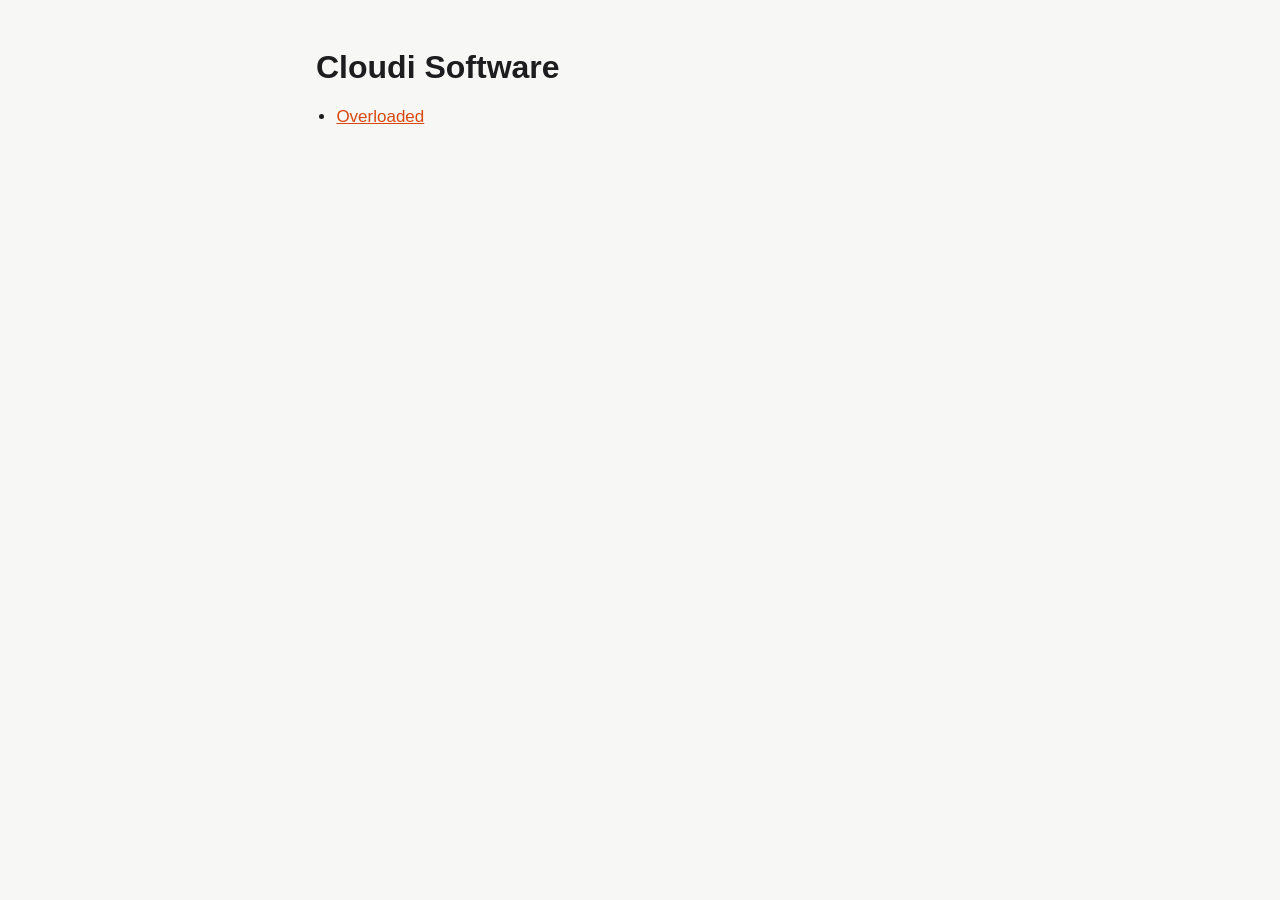
<file: index.html>
<!doctype html>
<html lang="en"><head><meta charset="utf-8"><meta name="viewport" content="width=device-width, initial-scale=1">
<title>Cloudi Software</title><link rel="stylesheet" href="overloaded/style.css"></head>
<body><main><h1>Cloudi Software</h1><ul><li><a href="overloaded/">Overloaded</a></li></ul></main></body></html>
</file>
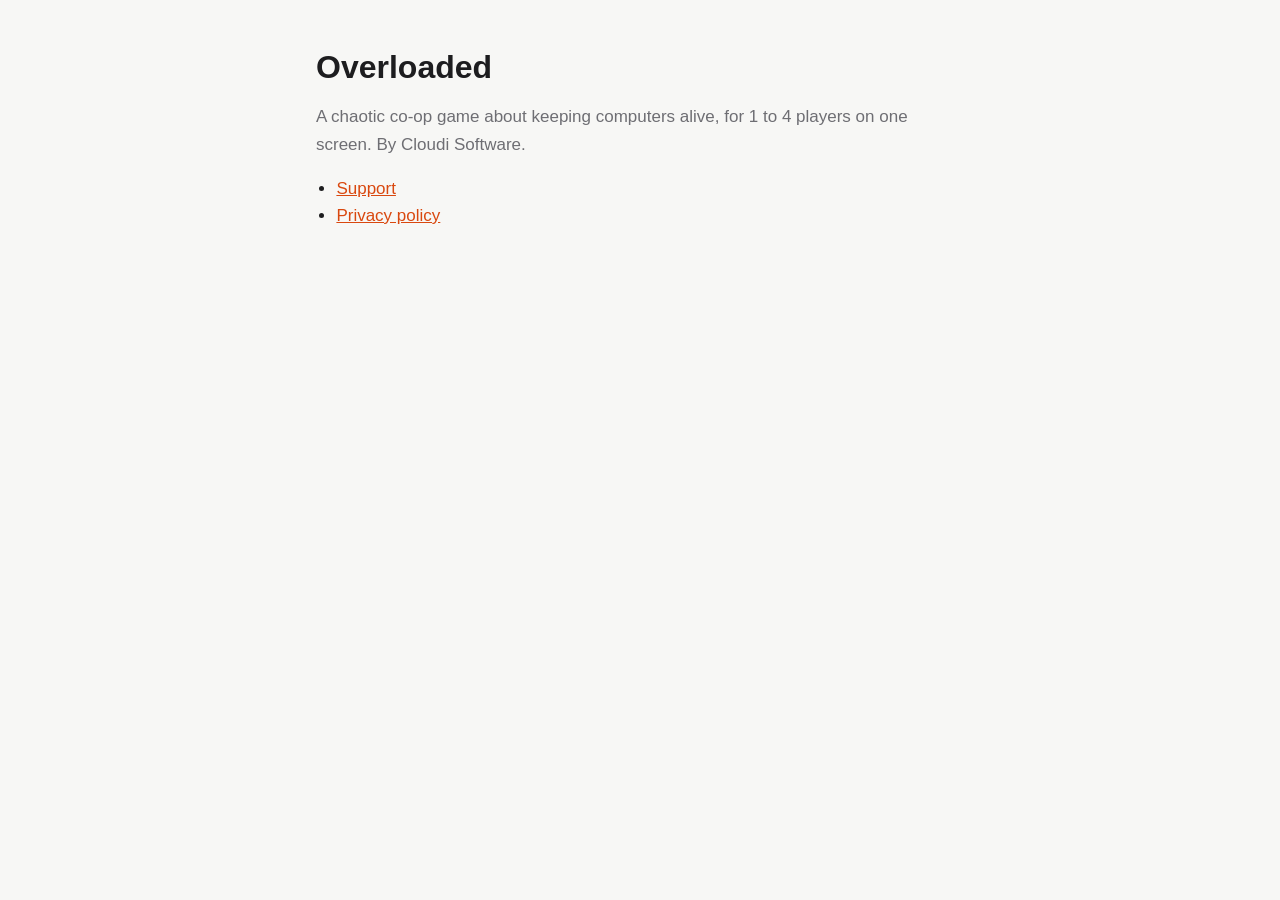
<file: overloaded/index.html>
<!doctype html>
<html lang="en">
<head>
<meta charset="utf-8">
<meta name="viewport" content="width=device-width, initial-scale=1">
<title>Overloaded</title>
<link rel="stylesheet" href="style.css">
</head>
<body>
<main>
<h1>Overloaded</h1>
<p class="tagline">A chaotic co-op game about keeping computers alive, for 1 to 4 players on one
screen. By Cloudi Software.</p>
<ul>
  <li><a href="support.html">Support</a></li>
  <li><a href="privacy.html">Privacy policy</a></li>
</ul>
</main>
</body>
</html>
</file>
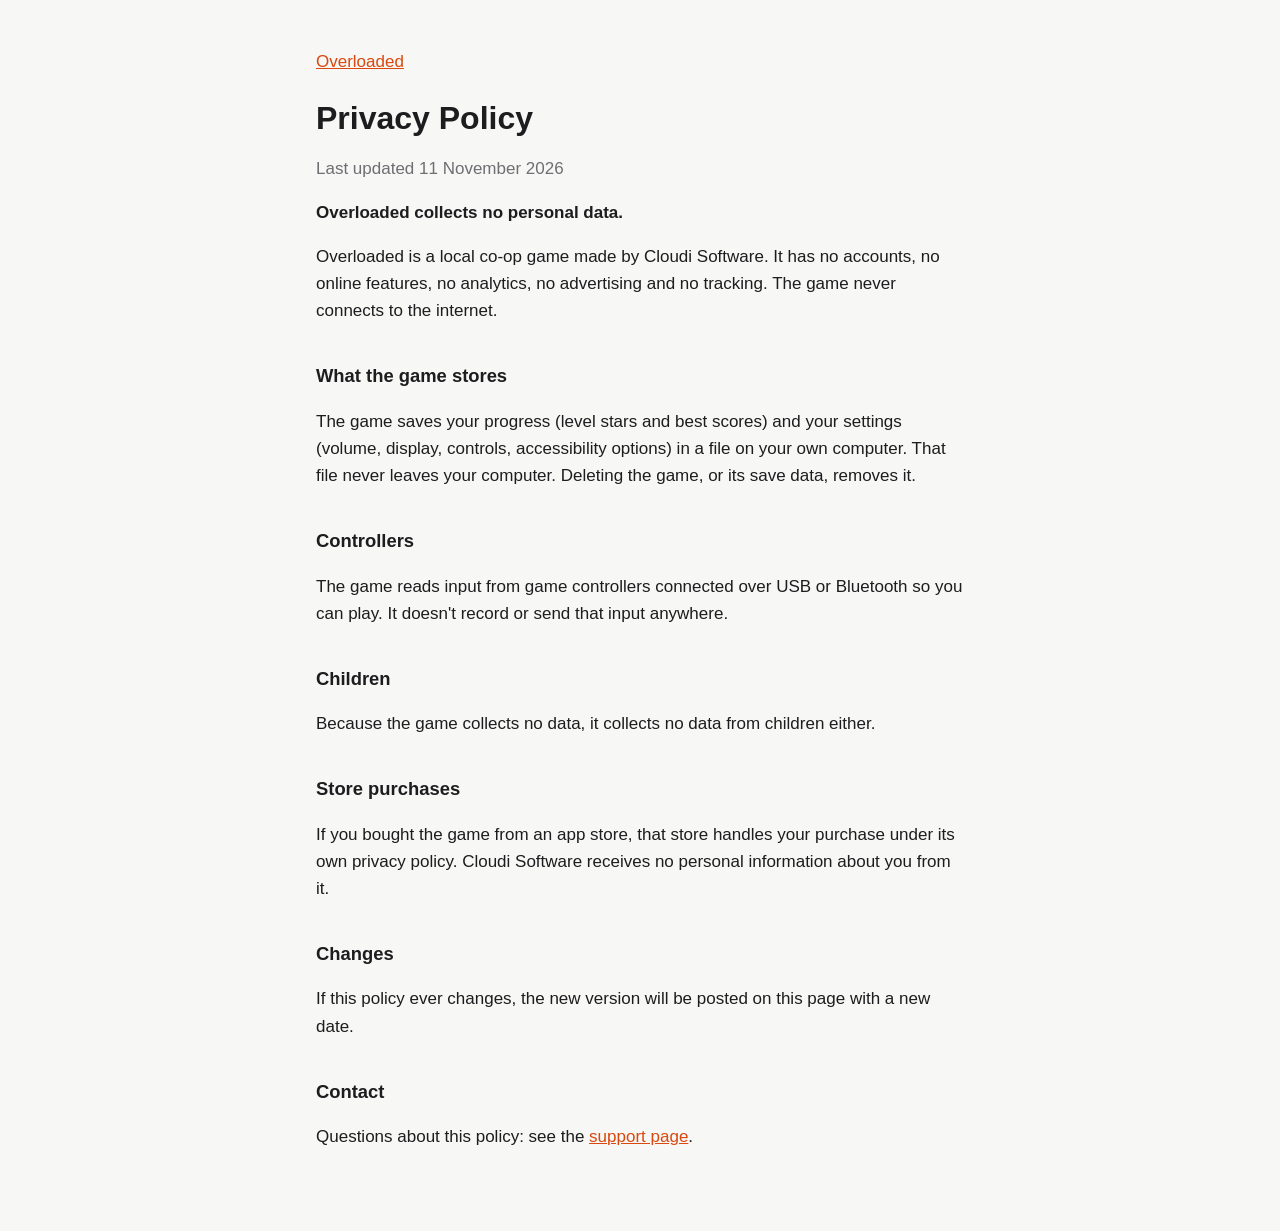
<file: overloaded/privacy.html>
<!doctype html>
<html lang="en">
<head>
<meta charset="utf-8">
<meta name="viewport" content="width=device-width, initial-scale=1">
<title>Overloaded - Privacy Policy</title>
<link rel="stylesheet" href="style.css">
</head>
<body>
<main>
<p class="back"><a href="index.html">Overloaded</a></p>
<h1>Privacy Policy</h1>
<p class="updated">Last updated 11 November 2026</p>

<p><strong>Overloaded collects no personal data.</strong></p>

<p>Overloaded is a local co-op game made by Cloudi Software. It has no accounts, no online
features, no analytics, no advertising and no tracking. The game never connects to the
internet.</p>

<h2>What the game stores</h2>
<p>The game saves your progress (level stars and best scores) and your settings (volume,
display, controls, accessibility options) in a file on your own computer. That file never
leaves your computer. Deleting the game, or its save data, removes it.</p>

<h2>Controllers</h2>
<p>The game reads input from game controllers connected over USB or Bluetooth so you can play.
It doesn't record or send that input anywhere.</p>

<h2>Children</h2>
<p>Because the game collects no data, it collects no data from children either.</p>

<h2>Store purchases</h2>
<p>If you bought the game from an app store, that store handles your purchase under its own
privacy policy. Cloudi Software receives no personal information about you from it.</p>

<h2>Changes</h2>
<p>If this policy ever changes, the new version will be posted on this page with a new date.</p>

<h2>Contact</h2>
<p>Questions about this policy: see the <a href="support.html">support page</a>.</p>
</main>
</body>
</html>
</file>
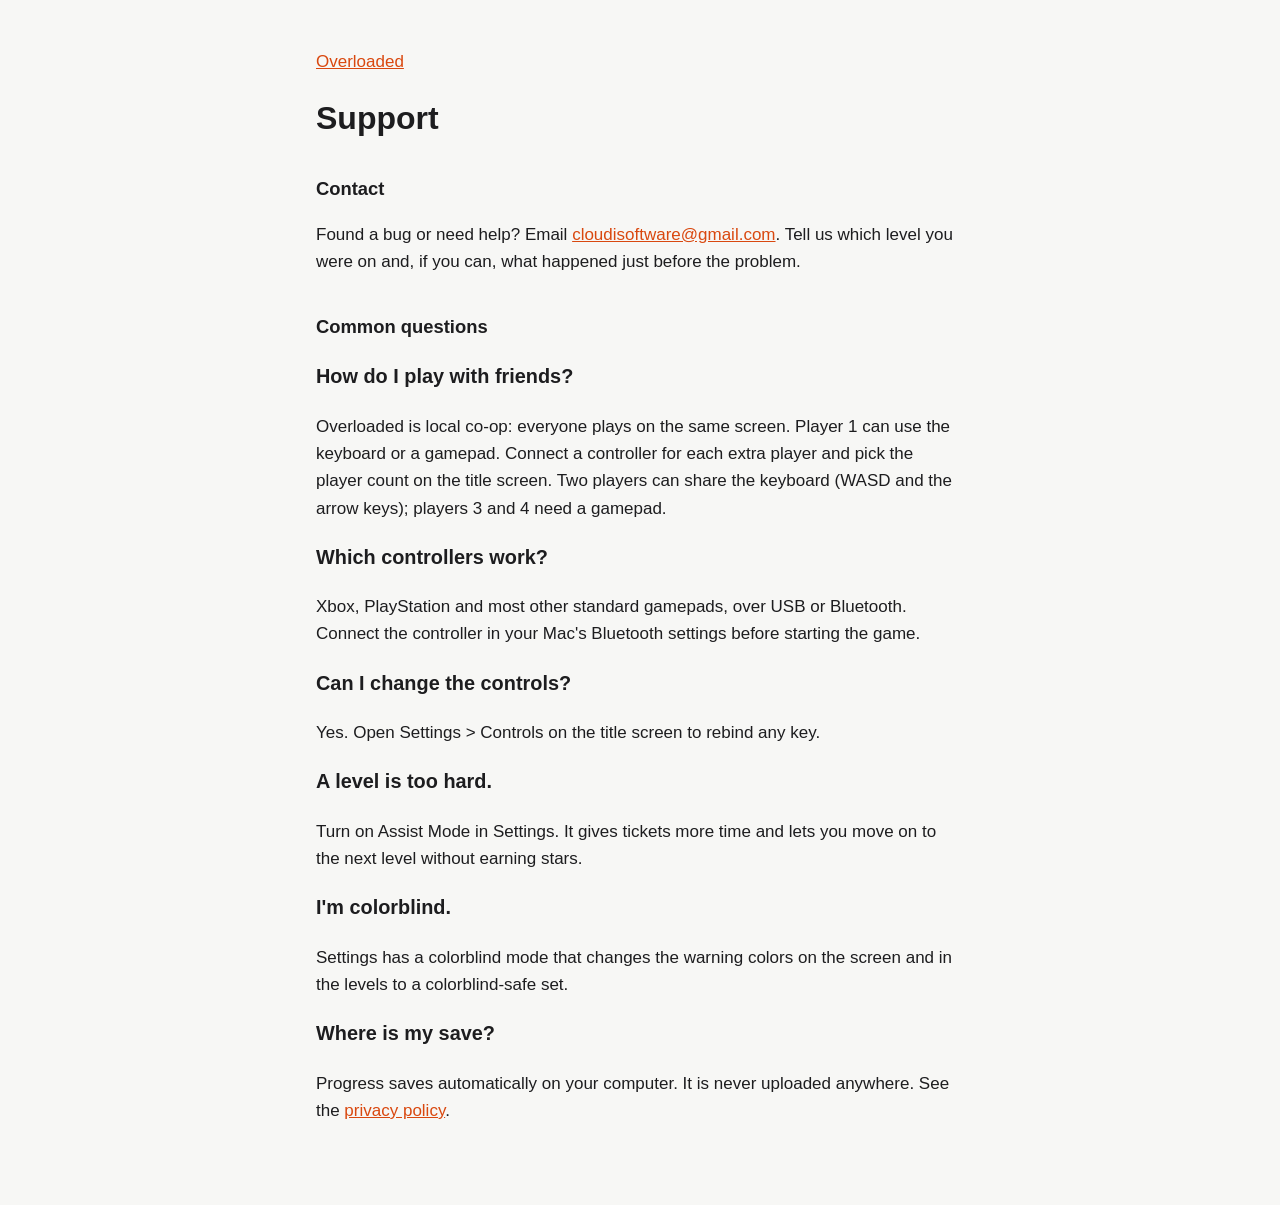
<file: overloaded/support.html>
<!doctype html>
<html lang="en">
<head>
<meta charset="utf-8">
<meta name="viewport" content="width=device-width, initial-scale=1">
<title>Overloaded - Support</title>
<link rel="stylesheet" href="style.css">
</head>
<body>
<main>
<p class="back"><a href="index.html">Overloaded</a></p>
<h1>Support</h1>

<h2>Contact</h2>
<p>Found a bug or need help? Email <a href="mailto:cloudisoftware@gmail.com">cloudisoftware@gmail.com</a>. Tell us
which level you were on and, if you can, what happened just before the problem.</p>

<h2>Common questions</h2>

<h3>How do I play with friends?</h3>
<p>Overloaded is local co-op: everyone plays on the same screen. Player 1 can use the keyboard
or a gamepad. Connect a controller for each extra player and pick the player count on the title
screen. Two players can share the keyboard (WASD and the arrow keys); players 3 and 4 need a
gamepad.</p>

<h3>Which controllers work?</h3>
<p>Xbox, PlayStation and most other standard gamepads, over USB or Bluetooth. Connect the
controller in your Mac's Bluetooth settings before starting the game.</p>

<h3>Can I change the controls?</h3>
<p>Yes. Open Settings &gt; Controls on the title screen to rebind any key.</p>

<h3>A level is too hard.</h3>
<p>Turn on Assist Mode in Settings. It gives tickets more time and lets you move on to the next
level without earning stars.</p>

<h3>I'm colorblind.</h3>
<p>Settings has a colorblind mode that changes the warning colors on the screen and in the
levels to a colorblind-safe set.</p>

<h3>Where is my save?</h3>
<p>Progress saves automatically on your computer. It is never uploaded anywhere. See the
<a href="privacy.html">privacy policy</a>.</p>
</main>
</body>
</html>
</file>
<file: overloaded/style.css>
:root { --bg: #f7f7f5; --fg: #1d1d1f; --muted: #6e6e73; --accent: #d9480f; }
@media (prefers-color-scheme: dark) {
  :root { --bg: #161618; --fg: #f2f2f2; --muted: #a1a1a6; --accent: #ff8a4c; }
}
* { box-sizing: border-box; }
body { margin: 0; background: var(--bg); color: var(--fg);
  font: 17px/1.6 -apple-system, BlinkMacSystemFont, "Segoe UI", Helvetica, Arial, sans-serif; }
main { max-width: 680px; margin: 0 auto; padding: 48px 16px 64px; }
h1 { font-size: 2rem; line-height: 1.2; margin: 0 0 4px; }
h2 { font-size: 1.15rem; margin: 2em 0 0.4em; }
a { color: var(--accent); }
.updated, .back, .tagline { color: var(--muted); }
.back { margin: 0 0 24px; }
ul { padding-left: 1.2em; }
</file>
